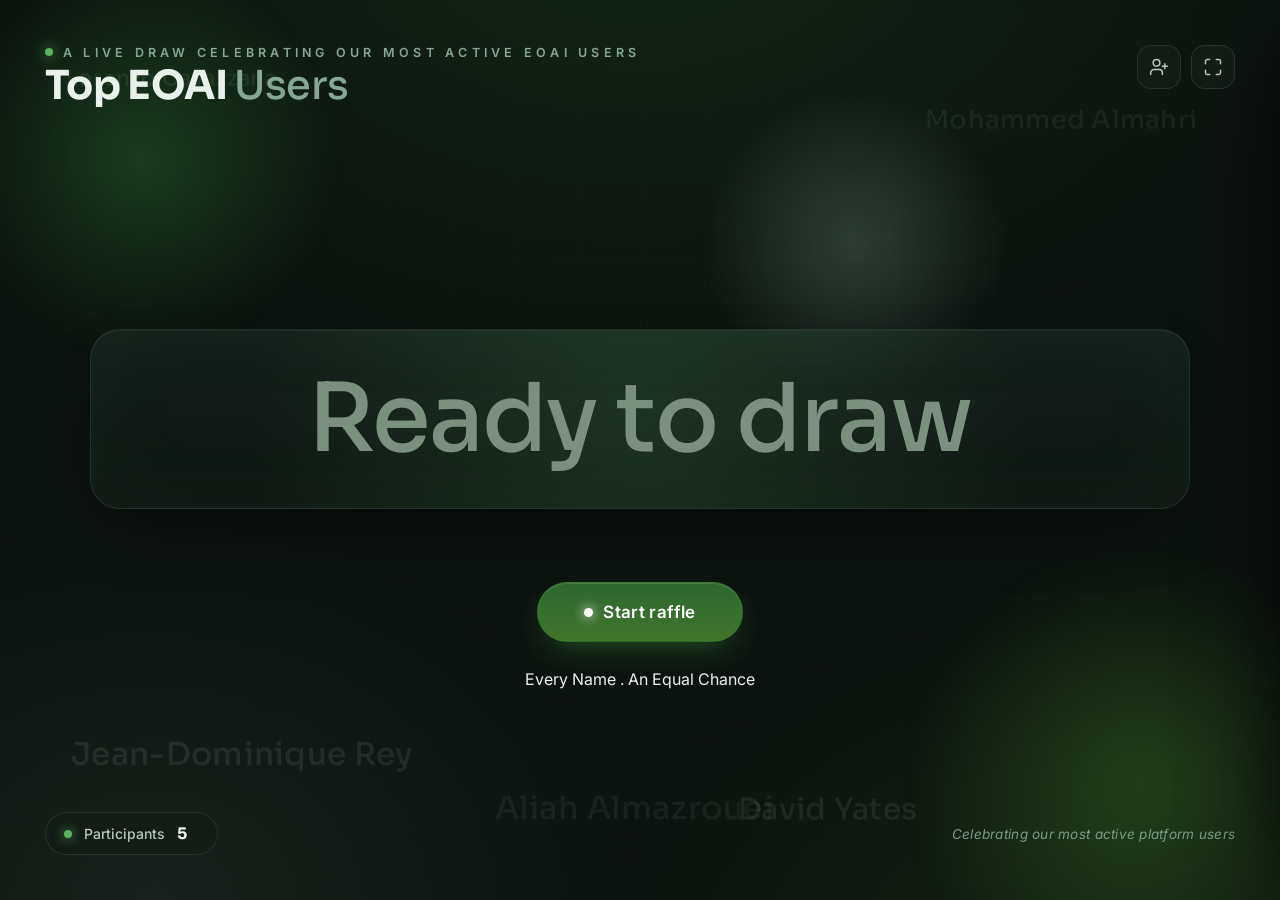
<file: src/index.html>
<!DOCTYPE html>
<html lang="en" data-theme="dark">
<head>
<meta charset="UTF-8" />
<meta name="viewport" content="width=device-width, initial-scale=1.0, viewport-fit=cover" />
<title>Top Platform Users — Recognition Raffle</title>
<link rel="preconnect" href="https://fonts.googleapis.com">
<link rel="preconnect" href="https://fonts.gstatic.com" crossorigin>
<link href="https://fonts.googleapis.com/css2?family=Sora:wght@400;500;600;700;800&family=Inter:wght@400;500;600&display=swap" rel="stylesheet">
<link rel="stylesheet" href="raffle.css?v=20260925-loop-restored-1" />
</head>
<body class="is-idle">

  <div class="grid-veil" aria-hidden="true"></div>
  <div class="orb a" aria-hidden="true"></div>
  <div class="orb b" aria-hidden="true"></div>
  <div class="orb c" aria-hidden="true"></div>
  <div id="bgNames" aria-hidden="true"></div>
  <canvas id="fx" aria-hidden="true"></canvas>

  <main class="stage">
    <!-- Header -->
    <header class="top">
      <div class="brand">
        <span class="kicker"><span class="dot"></span> A live draw celebrating our most active EOAI users</span>
        <h1>Top EOAI <span>Users</span></h1>
      </div>
      <div class="controls">
        <button class="icon-btn" id="manageBtn" title="Manage participants" aria-label="Manage participants">
          <svg viewBox="0 0 24 24" fill="none" stroke="currentColor" stroke-width="1.8" stroke-linecap="round" stroke-linejoin="round"><path d="M16 21v-2a4 4 0 0 0-4-4H6a4 4 0 0 0-4 4v2"/><circle cx="9" cy="7" r="4"/><path d="M19 8v6M22 11h-6"/></svg>
        </button>
        <button class="icon-btn" id="fsBtn" title="Presentation mode" aria-label="Toggle presentation mode">
          <svg viewBox="0 0 24 24" fill="none" stroke="currentColor" stroke-width="1.8" stroke-linecap="round" stroke-linejoin="round"><path d="M8 3H5a2 2 0 0 0-2 2v3M21 8V5a2 2 0 0 0-2-2h-3M3 16v3a2 2 0 0 0 2 2h3M16 21h3a2 2 0 0 0 2-2v-3"/></svg>
        </button>
      </div>
    </header>

    <!-- Centre -->
    <section class="center">
      <div class="congrats" aria-hidden="true">
        <span class="trophy">🏆</span>
        <span class="label">Congratulations!</span>
      </div>

      <div class="name-wrap">
        <div class="name placeholder" id="name" role="status" aria-live="polite">Ready to draw</div>
      </div>

      <div class="winner-tag" aria-hidden="true">Top Platform User Raffle Winner</div>

      <div class="actions" id="actions">
        <button class="btn primary big" id="startBtn"><span class="spark"></span> Start raffle</button>
      </div>
               <span class="sub">Every Name . An Equal Chance </span>

      <div class="mode-row">
        <div class="switch" id="excludeSwitch" role="switch" aria-checked="false" tabindex="0">
          <span class="track" aria-hidden="true"></span>
          Exclude previous winners from the next draw
        </div>
      </div>
    </section>

    <!-- Footer -->
    <footer class="bottom">
      <div class="count-pill">
        <span class="live" aria-hidden="true"></span>
        Participants <b id="countNum">0</b>
        <span id="poolNote" style="color:var(--muted);font-size:12.5px"></span>
      </div>
      <div class="tagline">Celebrating our most active platform users</div>
    </footer>
  </main>

  <!-- Manage participants panel -->
  <div class="scrim" id="scrim"></div>
  <aside class="panel" id="panel" aria-label="Manage participants">
    <div class="panel-head">
      <div>
        <h2>Participants</h2>
        <p>Add or remove names for this session.</p>
      </div>
      <button class="icon-btn" id="closePanel" aria-label="Close">
        <svg viewBox="0 0 24 24" fill="none" stroke="currentColor" stroke-width="2" stroke-linecap="round"><path d="M18 6 6 18M6 6l12 12"/></svg>
      </button>
    </div>
    <div class="panel-add">
      <input class="field" id="nameInput" placeholder="Add a participant name…" maxlength="48" />
      <button class="add-btn" id="addBtn" aria-label="Add participant">+</button>
    </div>
    <div class="list" id="list"></div>
    <div class="panel-foot">
      <button class="btn ghost" id="resetListBtn">Restore original list</button>
    </div>
  </aside>

<script src="raffle.js?v=20260925-loop-restored-1"></script>
</body>
</html>
</file>
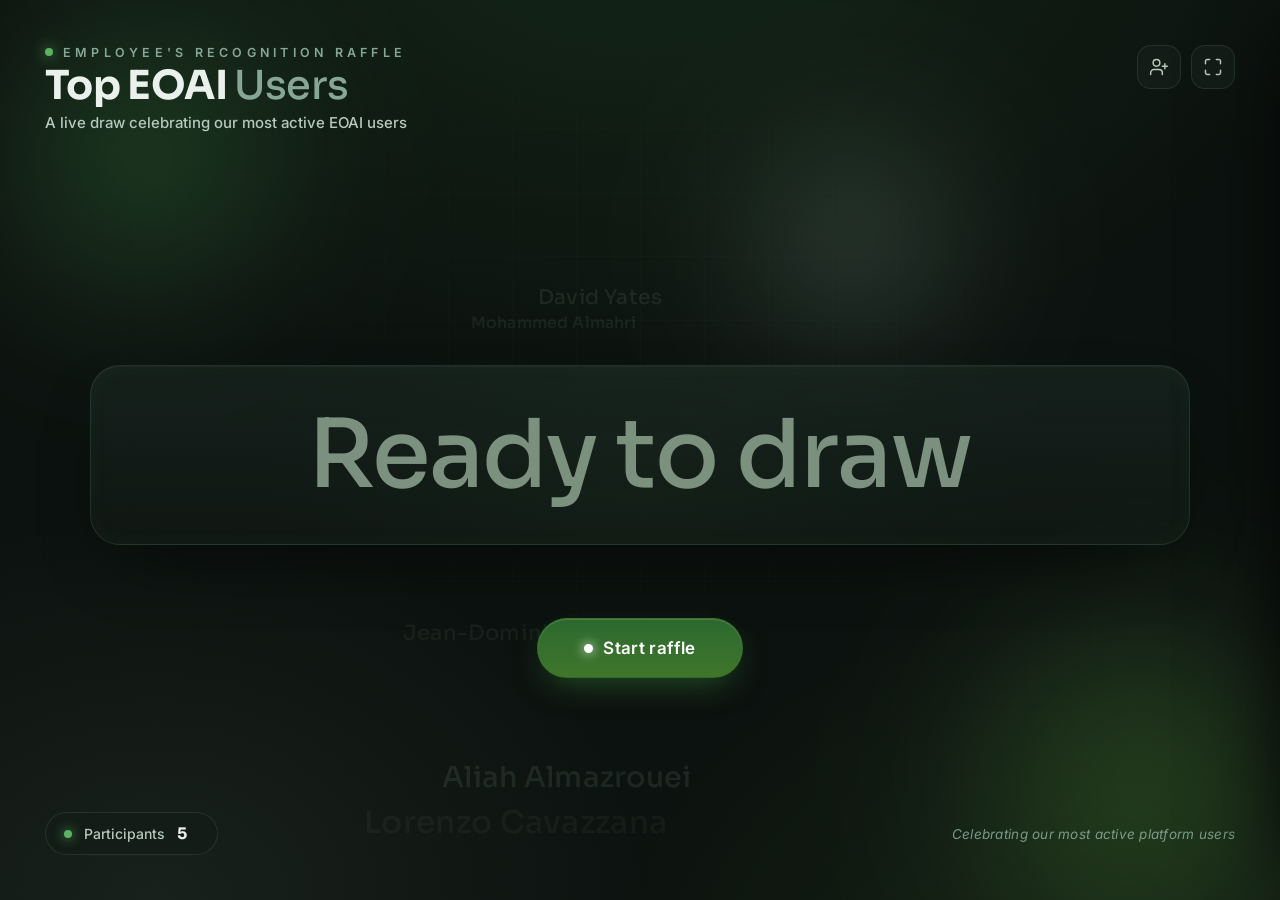
<file: raffle.html>
<!DOCTYPE html>
<html lang="en" data-theme="dark">
<head>
<meta charset="UTF-8" />
<meta name="viewport" content="width=device-width, initial-scale=1.0, viewport-fit=cover" />
<title>Top Platform Users — Recognition Raffle</title>
<link rel="preconnect" href="https://fonts.googleapis.com">
<link rel="preconnect" href="https://fonts.gstatic.com" crossorigin>
<link href="https://fonts.googleapis.com/css2?family=Sora:wght@400;500;600;700;800&family=Inter:wght@400;500;600&display=swap" rel="stylesheet">
<link rel="stylesheet" href="raffle.css?v=20260922-1" />
</head>
<body class="is-idle">

  <div class="grid-veil" aria-hidden="true"></div>
  <div class="orb a" aria-hidden="true"></div>
  <div class="orb b" aria-hidden="true"></div>
  <div class="orb c" aria-hidden="true"></div>
  <div id="bgNames" aria-hidden="true"></div>
  <canvas id="fx" aria-hidden="true"></canvas>

  <main class="stage">
    <!-- Header -->
    <header class="top">
      <div class="brand">
        <span class="kicker"><span class="dot"></span> Employee's Recognition Raffle</span>
        <h1>Top EOAI <span>Users</span></h1>
        <span class="sub">A live draw celebrating our most active EOAI users</span>
      </div>
      <div class="controls">
        <button class="icon-btn" id="manageBtn" title="Manage participants" aria-label="Manage participants">
          <svg viewBox="0 0 24 24" fill="none" stroke="currentColor" stroke-width="1.8" stroke-linecap="round" stroke-linejoin="round"><path d="M16 21v-2a4 4 0 0 0-4-4H6a4 4 0 0 0-4 4v2"/><circle cx="9" cy="7" r="4"/><path d="M19 8v6M22 11h-6"/></svg>
        </button>
        <button class="icon-btn" id="fsBtn" title="Presentation mode" aria-label="Toggle presentation mode">
          <svg viewBox="0 0 24 24" fill="none" stroke="currentColor" stroke-width="1.8" stroke-linecap="round" stroke-linejoin="round"><path d="M8 3H5a2 2 0 0 0-2 2v3M21 8V5a2 2 0 0 0-2-2h-3M3 16v3a2 2 0 0 0 2 2h3M16 21h3a2 2 0 0 0 2-2v-3"/></svg>
        </button>
      </div>
    </header>

    <!-- Centre -->
    <section class="center">
      <div class="congrats" aria-hidden="true">
        <span class="trophy">🏆</span>
        <span class="label">Congratulations!</span>
      </div>

      <div class="name-wrap">
        <div class="name placeholder" id="name" role="status" aria-live="polite">Ready to draw</div>
      </div>

      <div class="winner-tag" aria-hidden="true">Top Platform User Raffle Winner</div>

      <div class="actions" id="actions">
        <button class="btn primary big" id="startBtn"><span class="spark"></span> Start raffle</button>
      </div>

      <div class="mode-row">
        <div class="switch" id="excludeSwitch" role="switch" aria-checked="false" tabindex="0">
          <span class="track" aria-hidden="true"></span>
          Exclude previous winners from the next draw
        </div>
      </div>
    </section>

    <!-- Footer -->
    <footer class="bottom">
      <div class="count-pill">
        <span class="live" aria-hidden="true"></span>
        Participants <b id="countNum">0</b>
        <span id="poolNote" style="color:var(--muted);font-size:12.5px"></span>
      </div>
      <div class="tagline">Celebrating our most active platform users</div>
    </footer>
  </main>

  <!-- Manage participants panel -->
  <div class="scrim" id="scrim"></div>
  <aside class="panel" id="panel" aria-label="Manage participants">
    <div class="panel-head">
      <div>
        <h2>Participants</h2>
        <p>Add or remove names for this session.</p>
      </div>
      <button class="icon-btn" id="closePanel" aria-label="Close">
        <svg viewBox="0 0 24 24" fill="none" stroke="currentColor" stroke-width="2" stroke-linecap="round"><path d="M18 6 6 18M6 6l12 12"/></svg>
      </button>
    </div>
    <div class="panel-add">
      <input class="field" id="nameInput" placeholder="Add a participant name…" maxlength="48" />
      <button class="add-btn" id="addBtn" aria-label="Add participant">+</button>
    </div>
    <div class="list" id="list"></div>
    <div class="panel-foot">
      <button class="btn ghost" id="resetListBtn">Restore original list</button>
    </div>
  </aside>

<script src="raffle.js?v=20260922-1"></script>
</body>
</html>
</file>
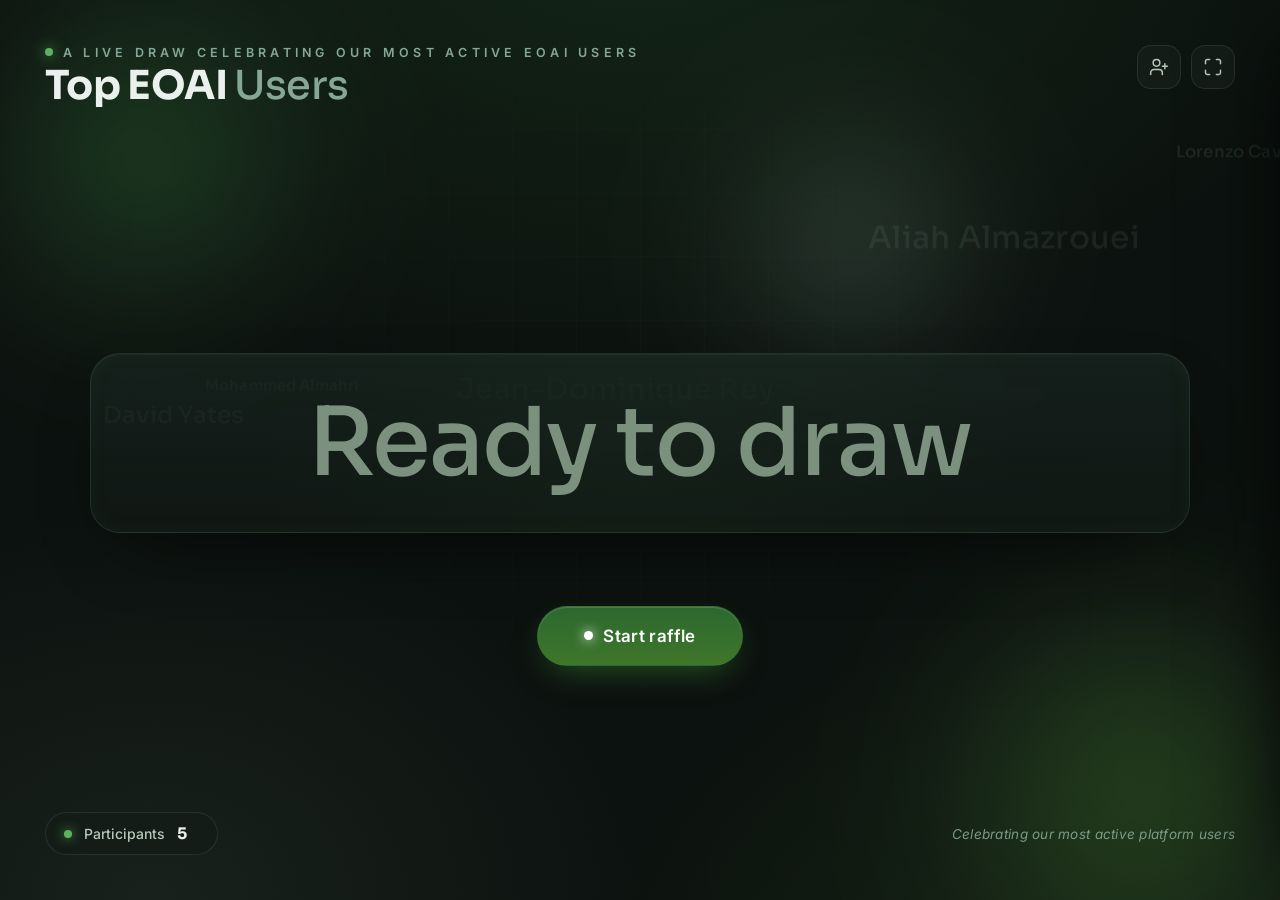
<file: root/raffle.html>
<!DOCTYPE html>
<html lang="en" data-theme="dark">
<head>
<meta charset="UTF-8" />
<meta name="viewport" content="width=device-width, initial-scale=1.0, viewport-fit=cover" />
<title>Top Platform Users — Recognition Raffle</title>
<link rel="preconnect" href="https://fonts.googleapis.com">
<link rel="preconnect" href="https://fonts.gstatic.com" crossorigin>
<link href="https://fonts.googleapis.com/css2?family=Sora:wght@400;500;600;700;800&family=Inter:wght@400;500;600&display=swap" rel="stylesheet">
<link rel="stylesheet" href="raffle.css?v=20260922-1" />
</head>
<body class="is-idle">

  <div class="grid-veil" aria-hidden="true"></div>
  <div class="orb a" aria-hidden="true"></div>
  <div class="orb b" aria-hidden="true"></div>
  <div class="orb c" aria-hidden="true"></div>
  <div id="bgNames" aria-hidden="true"></div>
  <canvas id="fx" aria-hidden="true"></canvas>

  <main class="stage">
    <!-- Header -->
    <header class="top">
      <div class="brand">
        <span class="kicker"><span class="dot"></span> A live draw celebrating our most active EOAI users</span>
        <h1>Top EOAI <span>Users</span></h1>
        <!-- <span class="sub">A live draw celebrating our most active EOAI users</span> -->
      </div>
      <div class="controls">
        <button class="icon-btn" id="manageBtn" title="Manage participants" aria-label="Manage participants">
          <svg viewBox="0 0 24 24" fill="none" stroke="currentColor" stroke-width="1.8" stroke-linecap="round" stroke-linejoin="round"><path d="M16 21v-2a4 4 0 0 0-4-4H6a4 4 0 0 0-4 4v2"/><circle cx="9" cy="7" r="4"/><path d="M19 8v6M22 11h-6"/></svg>
        </button>
        <button class="icon-btn" id="fsBtn" title="Presentation mode" aria-label="Toggle presentation mode">
          <svg viewBox="0 0 24 24" fill="none" stroke="currentColor" stroke-width="1.8" stroke-linecap="round" stroke-linejoin="round"><path d="M8 3H5a2 2 0 0 0-2 2v3M21 8V5a2 2 0 0 0-2-2h-3M3 16v3a2 2 0 0 0 2 2h3M16 21h3a2 2 0 0 0 2-2v-3"/></svg>
        </button>
      </div>
    </header>

    <!-- Centre -->
    <section class="center">
      <div class="congrats" aria-hidden="true">
        <span class="trophy">🏆</span>
        <span class="label">Congratulations!</span>
      </div>

      <div class="name-wrap">
        <div class="name placeholder" id="name" role="status" aria-live="polite">Ready to draw</div>
      </div>

      <div class="winner-tag" aria-hidden="true">Top Platform User Raffle Winner</div>

      <div class="actions" id="actions">
        <button class="btn primary big" id="startBtn"><span class="spark"></span> Start raffle</button>
      </div>

      <div class="mode-row">
        <div class="switch" id="excludeSwitch" role="switch" aria-checked="false" tabindex="0">
          <span class="track" aria-hidden="true"></span>
          Exclude previous winners from the next draw
        </div>
      </div>
    </section>

    <!-- Footer -->
    <footer class="bottom">
      <div class="count-pill">
        <span class="live" aria-hidden="true"></span>
        Participants <b id="countNum">0</b>
        <span id="poolNote" style="color:var(--muted);font-size:12.5px"></span>
      </div>
      <div class="tagline">Celebrating our most active platform users</div>
    </footer>
  </main>

  <!-- Manage participants panel -->
  <div class="scrim" id="scrim"></div>
  <aside class="panel" id="panel" aria-label="Manage participants">
    <div class="panel-head">
      <div>
        <h2>Participants</h2>
        <p>Add or remove names for this session.</p>
      </div>
      <button class="icon-btn" id="closePanel" aria-label="Close">
        <svg viewBox="0 0 24 24" fill="none" stroke="currentColor" stroke-width="2" stroke-linecap="round"><path d="M18 6 6 18M6 6l12 12"/></svg>
      </button>
    </div>
    <div class="panel-add">
      <input class="field" id="nameInput" placeholder="Add a participant name…" maxlength="48" />
      <button class="add-btn" id="addBtn" aria-label="Add participant">+</button>
    </div>
    <div class="list" id="list"></div>
    <div class="panel-foot">
      <button class="btn ghost" id="resetListBtn">Restore original list</button>
    </div>
  </aside>

<script src="raffle.js?v=20260922-1"></script>
</body>
</html>
</file>
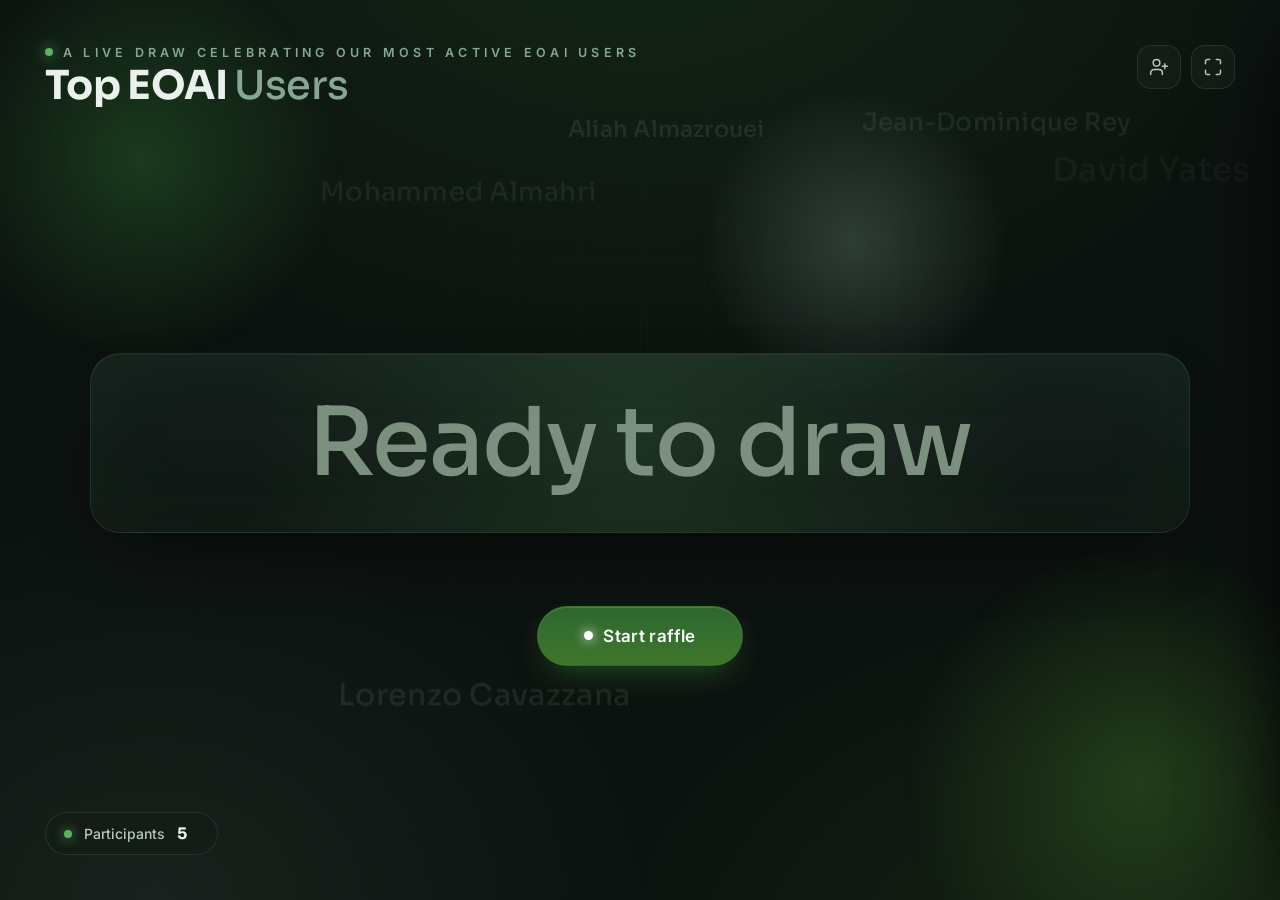
<file: src/raffle.html>
<!DOCTYPE html>
<html lang="en" data-theme="dark">
<head>
<meta charset="UTF-8" />
<meta name="viewport" content="width=device-width, initial-scale=1.0, viewport-fit=cover" />
<title>Top Platform Users — Recognition Raffle</title>
<link rel="preconnect" href="https://fonts.googleapis.com">
<link rel="preconnect" href="https://fonts.gstatic.com" crossorigin>
<link href="https://fonts.googleapis.com/css2?family=Sora:wght@400;500;600;700;800&family=Inter:wght@400;500;600&display=swap" rel="stylesheet">
<link rel="stylesheet" href="raffle.css?v=20260925-loop-restored-1" />
</head>
<body class="is-idle">

  <div class="grid-veil" aria-hidden="true"></div>
  <div class="orb a" aria-hidden="true"></div>
  <div class="orb b" aria-hidden="true"></div>
  <div class="orb c" aria-hidden="true"></div>
  <div id="bgNames" aria-hidden="true"></div>
  <canvas id="fx" aria-hidden="true"></canvas>

  <main class="stage">
    <!-- Header -->
    <header class="top">
      <div class="brand">
        <span class="kicker"><span class="dot"></span> A live draw celebrating our most active EOAI users</span>
        <h1>Top EOAI <span>Users</span></h1>
        <!-- <span class="sub">A live draw celebrating our most active EOAI users</span> -->
      </div>
      <div class="controls">
        <button class="icon-btn" id="manageBtn" title="Manage participants" aria-label="Manage participants">
          <svg viewBox="0 0 24 24" fill="none" stroke="currentColor" stroke-width="1.8" stroke-linecap="round" stroke-linejoin="round"><path d="M16 21v-2a4 4 0 0 0-4-4H6a4 4 0 0 0-4 4v2"/><circle cx="9" cy="7" r="4"/><path d="M19 8v6M22 11h-6"/></svg>
        </button>
        <button class="icon-btn" id="fsBtn" title="Presentation mode" aria-label="Toggle presentation mode">
          <svg viewBox="0 0 24 24" fill="none" stroke="currentColor" stroke-width="1.8" stroke-linecap="round" stroke-linejoin="round"><path d="M8 3H5a2 2 0 0 0-2 2v3M21 8V5a2 2 0 0 0-2-2h-3M3 16v3a2 2 0 0 0 2 2h3M16 21h3a2 2 0 0 0 2-2v-3"/></svg>
        </button>
      </div>
    </header>

    <!-- Centre -->
    <section class="center">
      <div class="congrats" aria-hidden="true">
        <span class="trophy">🏆</span>
        <span class="label">Congratulations!</span>
      </div>

      <div class="name-wrap">
        <div class="name placeholder" id="name" role="status" aria-live="polite">Ready to draw</div>
      </div>

      <div class="winner-tag" aria-hidden="true">Top Platform User Raffle Winner</div>

      <div class="actions" id="actions">
        <button class="btn primary big" id="startBtn"><span class="spark"></span> Start raffle</button>
      </div>

      <div class="mode-row">
        <div class="switch" id="excludeSwitch" role="switch" aria-checked="false" tabindex="0">
          <span class="track" aria-hidden="true"></span>
          Exclude previous winners from the next draw
        </div>
      </div>
    </section>

    <!-- Footer -->
    <footer class="bottom">
      <div class="count-pill">
        <span class="live" aria-hidden="true"></span>
        Participants <b id="countNum">0</b>
        <span id="poolNote" style="color:var(--muted);font-size:12.5px"></span>
      </div>
      <!-- <div class="tagline">Celebrating our most active platform users</div> -->
    </footer>
  </main>

  <!-- Manage participants panel -->
  <div class="scrim" id="scrim"></div>
  <aside class="panel" id="panel" aria-label="Manage participants">
    <div class="panel-head">
      <div>
        <h2>Participants</h2>
        <p>Add or remove names for this session.</p>
      </div>
      <button class="icon-btn" id="closePanel" aria-label="Close">
        <svg viewBox="0 0 24 24" fill="none" stroke="currentColor" stroke-width="2" stroke-linecap="round"><path d="M18 6 6 18M6 6l12 12"/></svg>
      </button>
    </div>
    <div class="panel-add">
      <input class="field" id="nameInput" placeholder="Add a participant name…" maxlength="48" />
      <button class="add-btn" id="addBtn" aria-label="Add participant">+</button>
    </div>
    <div class="list" id="list"></div>
    <div class="panel-foot">
      <button class="btn ghost" id="resetListBtn">Restore original list</button>
    </div>
  </aside>

<script src="raffle.js?v=20260925-loop-restored-1"></script>
</body>
</html>
</file>
<file: src/raffle.css>
/* ============================================================
   DESIGN TOKENS
   ============================================================ */
:root{
  /* Brand */
  --primary:      #2D6930;   /* Accent 1 */
  --sage:         #86A795;   /* Accent 2 */
  --supporting:   #3F762A;   /* Accent 3 */

  /* Derived (lighter/darker variations of brand) */
  --glow:         #5BB35F;   /* lightened primary — glow / emphasis only */
  --glow-soft:    #7FC983;
  --primary-deep: #1E4A21;

  /* Neutral stage */
  --bg:           #0C120F;
  --bg-2:         #0A0F0C;
  --surface:      #131C17;
  --surface-2:    #182420;
  --line:         rgba(134,167,149,.16);
  --line-strong:  rgba(134,167,149,.30);

  /* Text */
  --text:         #EAF1EC;
  --text-2:       #B7C8BC;
  --muted:        #7C907F;

  --radius:       22px;
  --radius-lg:    30px;
  --radius-pill:  999px;

  --ease:         cubic-bezier(.2,.8,.2,1);
  --intensity:    0;   /* 0 → 1, driven by JS during the draw */
}

*{ box-sizing:border-box; margin:0; padding:0; }
html,body{ height:100%; }

body{
  font-family:'Inter',system-ui,-apple-system,'Segoe UI',sans-serif;
  color:var(--text);
  background:
    radial-gradient(1200px 800px at 50% -10%, rgba(45,105,48,.22), transparent 60%),
    radial-gradient(900px 700px at 85% 110%, rgba(63,118,42,.16), transparent 55%),
    radial-gradient(900px 700px at 12% 100%, rgba(134,167,149,.10), transparent 55%),
    var(--bg);
  min-height:100dvh;
  overflow:hidden;
  -webkit-font-smoothing:antialiased;
  text-rendering:optimizeLegibility;
}

/* ============================================================
   AMBIENT LAYERS
   ============================================================ */
.grid-veil{
  position:fixed; inset:0; z-index:0; pointer-events:none;
  background-image:
    linear-gradient(rgba(134,167,149,.05) 1px, transparent 1px),
    linear-gradient(90deg, rgba(134,167,149,.05) 1px, transparent 1px);
  background-size:64px 64px;
  mask-image:radial-gradient(circle at 50% 40%, #000 0%, transparent 72%);
  -webkit-mask-image:radial-gradient(circle at 50% 40%, #000 0%, transparent 72%);
  opacity:.6;
}
.orb{
  position:fixed; border-radius:50%; z-index:0; pointer-events:none;
  opacity:.5;
  will-change:transform;
  animation:drift 26s var(--ease) infinite alternate;
}
.orb.a{ width:440px; height:440px; left:-80px; top:-60px;
  background:radial-gradient(circle, rgba(45,105,48,.9), transparent 65%); }
.orb.b{ width:520px; height:520px; right:-120px; bottom:-140px; animation-duration:32s;
  background:radial-gradient(circle, rgba(63,118,42,.8), transparent 65%); }
.orb.c{ width:340px; height:340px; right:20%; top:8%; animation-duration:38s;
  background:radial-gradient(circle, rgba(134,167,149,.55), transparent 65%); }
@keyframes drift{ to{ transform:translate3d(40px,30px,0) scale(1.12); } }

/* Floating participant names in the background (idle state) */
#bgNames{ position:fixed; inset:0; z-index:1; pointer-events:none; overflow:hidden; }
.bg-name{
  position:absolute; white-space:nowrap;
  font-family:'Sora',sans-serif; font-weight:500;
  color:var(--sage); opacity:0;
  letter-spacing:.01em;
  animation:floatName ease-in-out infinite alternate;
  transition:opacity .8s ease;
  will-change:transform,opacity;
}
@keyframes floatName{
  0%{ transform:translateY(24px); }
  100%{ transform:translateY(-24px); }
}

/* Confetti sits above everything but ignores input */
#fx{ position:fixed; inset:0; z-index:40; pointer-events:none; }

/* ============================================================
   STAGE
   ============================================================ */
.stage{
  position:relative; z-index:10;
  min-height:100dvh;
  display:grid;
  grid-template-rows:auto 1fr auto;
  padding:clamp(20px,3.5vw,46px);
  gap:clamp(12px,2vh,24px);
  transition:filter .5s var(--ease);
}
/* When drawing, background layers dim to focus the centre */
body.is-drawing #bgNames,
body.is-winner  #bgNames{ opacity:.14; }
body.is-drawing .grid-veil,
body.is-drawing .orb{ opacity:.22; }

/* ---- Header ---- */
.top{
  display:flex; align-items:flex-start; justify-content:space-between;
  gap:16px;
}
.brand{ display:flex; flex-direction:column; gap:6px; }
.brand .kicker{
  display:inline-flex; align-items:center; gap:10px;
  font-size:clamp(11px,1.1vw,12.5px); letter-spacing:.34em;
  color:var(--sage); font-weight:600; text-transform:uppercase;
}
.brand .kicker .dot{
  width:8px; height:8px; border-radius:50%;
  background:var(--glow); box-shadow:0 0 14px var(--glow);
}
.brand h1{
  font-family:'Sora',sans-serif; font-weight:700;
  font-size:clamp(22px,3.4vw,40px); line-height:1.02;
  letter-spacing:-.015em;
  color:var(--text);
}
.brand h1 span{ color:var(--sage); font-weight:500; }
.brand .sub{
  font-size:clamp(12.5px,1.3vw,15px); color:var(--text-2); font-weight:500;
}

.controls{ display:flex; gap:10px; }
.icon-btn{
  width:44px; height:44px; display:grid; place-items:center;
  background:var(--surface); border:1px solid var(--line);
  border-radius:14px; color:var(--text-2); cursor:pointer;
  transition:transform .2s var(--ease), border-color .2s, color .2s, background .2s;
}
.icon-btn:hover{ color:var(--text); border-color:var(--line-strong); background:var(--surface-2); transform:translateY(-1px); }
.icon-btn svg{ width:20px; height:20px; }

/* ---- Centre ---- */
.center{
  display:flex; flex-direction:column; align-items:center; justify-content:center;
  text-align:center; gap:clamp(20px,3vh,34px);
  position:relative;
}

/* Congratulations label (winner state) */
.congrats{
  display:flex; flex-direction:column; align-items:center; gap:10px;
  opacity:0; transform:translateY(10px);
  transition:opacity .5s var(--ease) .1s, transform .5s var(--ease) .1s;
  pointer-events:none;
}
body.is-winner .congrats{ opacity:1; transform:none; }
.congrats .trophy{ font-size:clamp(34px,5vw,54px); filter:drop-shadow(0 6px 20px rgba(91,179,95,.5)); }
.congrats .label{
  font-family:'Sora',sans-serif; font-weight:600;
  font-size:clamp(15px,1.7vw,20px); letter-spacing:.02em; color:var(--glow-soft);
}

/* The name slot — the hero of the whole screen */
.name-wrap{
  position:relative;
  width:min(1100px,94vw);
  min-height:clamp(120px,20vh,220px);
  display:grid; place-items:center;
  padding:clamp(18px,3vw,40px) clamp(20px,4vw,56px);
  border-radius:var(--radius-lg);
  background:
    linear-gradient(180deg, rgba(24,36,32,.72), rgba(19,28,23,.55));
  border:1px solid var(--line);
  box-shadow:
    inset 0 1px 0 rgba(255,255,255,.04),
    0 30px 80px -40px rgba(0,0,0,.9);
  transition:border-color .4s var(--ease), box-shadow .4s var(--ease), transform .4s var(--ease);
  overflow:hidden;
}
/* halo that intensifies as the reel progresses */
.name-wrap::before{
  content:""; position:absolute; inset:-2px; border-radius:inherit; pointer-events:none;
  background:radial-gradient(circle at 50% 50%, rgba(91,179,95,.44), transparent 70%);
  opacity:calc(.35 + .65*var(--intensity));
  transition:opacity .2s linear;
}
.name-wrap::after{
  content:""; position:absolute; inset:0; border-radius:inherit; pointer-events:none;
  box-shadow:0 0 90px rgba(91,179,95,.4) inset;
  opacity:calc(.12 + .88*var(--intensity));
  transition:opacity .2s linear;
}
body.is-winner .name-wrap{
  border-color:rgba(91,179,95,.55);
  box-shadow:
    inset 0 1px 0 rgba(255,255,255,.06),
    0 0 0 1px rgba(91,179,95,.25),
    0 40px 120px -40px rgba(45,105,48,.8),
    0 0 90px rgba(91,179,95,.35);

}
body.is-winner .name-wrap::after{ animation:winnerPulse 2.6s var(--ease) infinite; }
@keyframes winnerPulse{
  0%,100%{ opacity:.55; }
  50%{ opacity:1; }
}

.name{
  font-family:'Sora',sans-serif; font-weight:700;
  font-size:clamp(34px,7.4vw,96px); line-height:1.02;
  letter-spacing:-.02em;
  color:var(--text);
  word-break:break-word;
  position:relative;
}
body.is-winner .name{
  color:#fff;
  text-shadow:0 0 40px rgba(91,179,95,.55), 0 0 90px rgba(45,105,48,.4);
  animation:winnerIn .7s var(--ease);
}
@keyframes winnerIn{
  0%{ transform:scale(.7); opacity:0; }
  60%{ transform:scale(1.06); opacity:1; }
  100%{ transform:scale(1); }
}
.name.placeholder{ color:var(--muted); font-weight:500; }

.winner-tag{
  font-size:clamp(12px,1.4vw,15.5px); color:var(--sage); font-weight:600;
  letter-spacing:.16em; text-transform:uppercase;
  opacity:0; transform:translateY(8px);
  transition:opacity .5s var(--ease) .25s, transform .5s var(--ease) .25s;
}
body.is-winner .winner-tag{ opacity:1; transform:none; }

/* ---- Actions ---- */
.actions{ display:flex; flex-wrap:wrap; gap:14px; align-items:center; justify-content:center; min-height:58px; }
.btn{
  font-family:'Inter',sans-serif; font-weight:600; font-size:15.5px;
  border-radius:var(--radius-pill); cursor:pointer;
  border:1px solid transparent; padding:16px 34px;
  display:inline-flex; align-items:center; gap:10px;
  transition:transform .2s var(--ease), box-shadow .3s var(--ease), background .25s, border-color .25s, color .25s, opacity .3s;
}
.btn:focus-visible{ outline:2px solid var(--glow); outline-offset:3px; }
.btn.primary{
  color:#fff;
  background:linear-gradient(180deg, var(--primary), var(--supporting));
  box-shadow:0 12px 34px -12px rgba(45,105,48,.9), inset 0 1px 0 rgba(255,255,255,.14);
  letter-spacing:.02em;
}
.btn.primary:hover{ transform:translateY(-2px); box-shadow:0 20px 44px -14px rgba(45,105,48,1), 0 0 0 1px rgba(91,179,95,.4) inset; }
.btn.primary:active{ transform:translateY(0); }
.btn.ghost{
  color:var(--text); background:var(--surface); border-color:var(--line-strong);
}
.btn.ghost:hover{ background:var(--surface-2); border-color:var(--sage); transform:translateY(-2px); }
.btn.big{ font-size:17px; padding:19px 46px; }
.btn[disabled]{ opacity:.4; cursor:not-allowed; transform:none !important; }
.btn .spark{ width:9px; height:9px; border-radius:50%; background:#fff; box-shadow:0 0 12px #fff; }

.hint{ color:var(--muted); font-size:13px; }

/* ---- Footer ---- */
.bottom{
  display:flex; align-items:center; justify-content:space-between; gap:16px;
  flex-wrap:wrap;
}
.count-pill{
  display:inline-flex; align-items:center; gap:12px;
  background:var(--surface); border:1px solid var(--line);
  border-radius:var(--radius-pill); padding:10px 18px;
  font-size:14px; color:var(--text-2); font-weight:500;
}
.count-pill b{ color:var(--text); font-family:'Sora',sans-serif; font-weight:700; font-size:16px; }
.count-pill .live{
  width:8px; height:8px; border-radius:50%; background:var(--glow);
  box-shadow:0 0 12px var(--glow); animation:blink 2.4s ease-in-out infinite;
}
@keyframes blink{ 50%{ opacity:.35; } }
.tagline{ color:var(--sage); font-size:13.5px; letter-spacing:.02em; font-style:italic; opacity:.9; }

/* Draw-again mode toggle (shown on winner screen) */
.mode-row{
  display:flex; align-items:center; gap:12px; flex-wrap:wrap; justify-content:center;
  opacity:0; height:0; overflow:hidden; transition:opacity .4s var(--ease);
}
body.is-winner .mode-row{ opacity:1; height:auto; }
.switch{
  display:inline-flex; align-items:center; gap:10px; cursor:pointer;
  background:var(--surface); border:1px solid var(--line);
  padding:10px 16px; border-radius:var(--radius-pill);
  color:var(--text-2); font-size:13.5px; font-weight:500; user-select:none;
  transition:border-color .2s, color .2s;
}
.switch:hover{ border-color:var(--line-strong); color:var(--text); }
.track{ width:40px; height:22px; border-radius:999px; background:var(--surface-2); border:1px solid var(--line-strong); position:relative; transition:background .25s, border-color .25s; flex:none; }
.track::after{ content:""; position:absolute; top:2px; left:2px; width:16px; height:16px; border-radius:50%; background:var(--muted); transition:transform .25s var(--ease), background .25s; }
.switch.on .track{ background:linear-gradient(180deg,var(--primary),var(--supporting)); border-color:transparent; }
.switch.on .track::after{ transform:translateX(18px); background:#fff; }
.switch.on{ color:var(--text); }

/* ============================================================
   MANAGE PANEL
   ============================================================ */
.scrim{
  position:fixed; inset:0; z-index:50; background:rgba(6,10,8,.6);
  backdrop-filter:blur(6px); -webkit-backdrop-filter:blur(6px);
  opacity:0; visibility:hidden; transition:opacity .3s, visibility .3s;
}
.scrim.open{ opacity:1; visibility:visible; }
.panel{
  position:fixed; top:0; right:0; z-index:51; height:100dvh;
  width:min(420px,92vw);
  background:linear-gradient(180deg,var(--surface),var(--bg-2));
  border-left:1px solid var(--line-strong);
  transform:translateX(100%); transition:transform .38s var(--ease);
  display:flex; flex-direction:column;
  box-shadow:-30px 0 80px -40px rgba(0,0,0,.9);
}
.panel.open{ transform:none; }
.panel-head{ padding:24px 24px 16px; border-bottom:1px solid var(--line); display:flex; align-items:center; justify-content:space-between; }
.panel-head h2{ font-family:'Sora',sans-serif; font-size:19px; font-weight:600; }
.panel-head p{ color:var(--muted); font-size:12.5px; margin-top:4px; }
.panel-add{ padding:18px 24px; display:flex; gap:10px; border-bottom:1px solid var(--line); }
.field{
  flex:1; background:var(--bg); border:1px solid var(--line-strong); border-radius:12px;
  padding:13px 15px; color:var(--text); font-size:14.5px; font-family:inherit;
}
.field:focus{ outline:none; border-color:var(--sage); box-shadow:0 0 0 3px rgba(134,167,149,.15); }
.add-btn{ background:linear-gradient(180deg,var(--primary),var(--supporting)); color:#fff; border:none; border-radius:12px; width:48px; font-size:22px; cursor:pointer; transition:transform .15s; }
.add-btn:hover{ transform:translateY(-1px); }
.list{ flex:1; overflow-y:auto; padding:12px 16px 24px; }
.row{
  display:flex; align-items:center; gap:12px; padding:12px 14px; border-radius:14px;
  transition:background .2s;
}
.row:hover{ background:var(--surface-2); }
.row .idx{ font-family:'Sora',sans-serif; font-size:12px; color:var(--muted); width:26px; }
.row .nm{ flex:1; font-size:15px; color:var(--text); }
.row .won{ font-size:10.5px; letter-spacing:.12em; text-transform:uppercase; color:var(--glow); border:1px solid rgba(91,179,95,.4); border-radius:999px; padding:3px 8px; }
.row .del{ background:none; border:none; color:var(--muted); cursor:pointer; font-size:18px; line-height:1; padding:6px; border-radius:8px; transition:color .2s, background .2s; }
.row .del:hover{ color:#ff8a8a; background:rgba(255,138,138,.1); }
.panel-foot{ padding:16px 24px; border-top:1px solid var(--line); display:flex; gap:10px; }
.panel-foot .btn{ padding:13px 20px; font-size:14px; flex:1; justify-content:center; }
.empty-note{ text-align:center; color:var(--muted); font-size:14px; padding:40px 20px; }

/* ============================================================
   RESPONSIVE
   ============================================================ */
@media (max-width:640px){
  .brand .kicker{ letter-spacing:.24em; }
  .actions .btn.big{ width:100%; justify-content:center; }
  .bottom{ justify-content:center; }
  .tagline{ width:100%; text-align:center; }
}

/* ============================================================
   REDUCED MOTION
   ============================================================ */
html.is-hidden *, html.is-hidden *::before, html.is-hidden *::after{
  animation-play-state:paused !important;
}
@media (prefers-reduced-motion:reduce){
  *, *::before, *::after{
    animation:none !important;
    transition:none !important;
    scroll-behavior:auto !important;
  }
}
</file>
<file: raffle.css>
/* ============================================================
   DESIGN TOKENS
   ============================================================ */
:root{
  /* Brand */
  --primary:      #2D6930;   /* Accent 1 */
  --sage:         #86A795;   /* Accent 2 */
  --supporting:   #3F762A;   /* Accent 3 */

  /* Derived (lighter/darker variations of brand) */
  --glow:         #5BB35F;   /* lightened primary — glow / emphasis only */
  --glow-soft:    #7FC983;
  --primary-deep: #1E4A21;

  /* Neutral stage */
  --bg:           #0C120F;
  --bg-2:         #0A0F0C;
  --surface:      #131C17;
  --surface-2:    #182420;
  --line:         rgba(134,167,149,.16);
  --line-strong:  rgba(134,167,149,.30);

  /* Text */
  --text:         #EAF1EC;
  --text-2:       #B7C8BC;
  --muted:        #7C907F;

  --radius:       22px;
  --radius-lg:    30px;
  --radius-pill:  999px;

  --ease:         cubic-bezier(.2,.8,.2,1);
  --intensity:    0;   /* 0 → 1, driven by JS during the draw */
}

*{ box-sizing:border-box; margin:0; padding:0; }
html,body{ height:100%; }

body{
  font-family:'Inter',system-ui,-apple-system,'Segoe UI',sans-serif;
  color:var(--text);
  background:
    radial-gradient(1200px 800px at 50% -10%, rgba(45,105,48,.22), transparent 60%),
    radial-gradient(900px 700px at 85% 110%, rgba(63,118,42,.16), transparent 55%),
    radial-gradient(900px 700px at 12% 100%, rgba(134,167,149,.10), transparent 55%),
    var(--bg);
  min-height:100dvh;
  overflow:hidden;
  -webkit-font-smoothing:antialiased;
  text-rendering:optimizeLegibility;
}

/* ============================================================
   AMBIENT LAYERS
   ============================================================ */
.grid-veil{
  position:fixed; inset:0; z-index:0; pointer-events:none;
  background-image:
    linear-gradient(rgba(134,167,149,.05) 1px, transparent 1px),
    linear-gradient(90deg, rgba(134,167,149,.05) 1px, transparent 1px);
  background-size:64px 64px;
  mask-image:radial-gradient(circle at 50% 40%, #000 0%, transparent 72%);
  -webkit-mask-image:radial-gradient(circle at 50% 40%, #000 0%, transparent 72%);
  opacity:.6;
}
.orb{
  position:fixed; border-radius:50%; z-index:0; pointer-events:none;
  filter:blur(60px); opacity:.5; mix-blend-mode:screen;
  animation:drift 26s var(--ease) infinite alternate;
}
.orb.a{ width:440px; height:440px; left:-80px; top:-60px;
  background:radial-gradient(circle, rgba(45,105,48,.9), transparent 65%); }
.orb.b{ width:520px; height:520px; right:-120px; bottom:-140px; animation-duration:32s;
  background:radial-gradient(circle, rgba(63,118,42,.8), transparent 65%); }
.orb.c{ width:340px; height:340px; right:20%; top:8%; animation-duration:38s;
  background:radial-gradient(circle, rgba(134,167,149,.55), transparent 65%); }
@keyframes drift{ to{ transform:translate3d(40px,30px,0) scale(1.12); } }

/* Floating participant names in the background (idle state) */
#bgNames{ position:fixed; inset:0; z-index:1; pointer-events:none; overflow:hidden; }
.bg-name{
  position:absolute; white-space:nowrap;
  font-family:'Sora',sans-serif; font-weight:500;
  color:var(--sage); opacity:0;
  letter-spacing:.01em;
  animation:floatName linear infinite;
  transition:opacity .8s ease;
  will-change:transform,opacity;
}
@keyframes floatName{
  0%{ transform:translateY(24px); }
  100%{ transform:translateY(-24px); }
}

/* Confetti sits above everything but ignores input */
#fx{ position:fixed; inset:0; z-index:40; pointer-events:none; }

/* ============================================================
   STAGE
   ============================================================ */
.stage{
  position:relative; z-index:10;
  min-height:100dvh;
  display:grid;
  grid-template-rows:auto 1fr auto;
  padding:clamp(20px,3.5vw,46px);
  gap:clamp(12px,2vh,24px);
  transition:filter .5s var(--ease);
}
/* When drawing, background layers dim to focus the centre */
body.is-drawing #bgNames,
body.is-winner  #bgNames{ opacity:.14; }
body.is-drawing .grid-veil,
body.is-drawing .orb{ opacity:.22; }

/* ---- Header ---- */
.top{
  display:flex; align-items:flex-start; justify-content:space-between;
  gap:16px;
}
.brand{ display:flex; flex-direction:column; gap:6px; }
.brand .kicker{
  display:inline-flex; align-items:center; gap:10px;
  font-size:clamp(11px,1.1vw,12.5px); letter-spacing:.34em;
  color:var(--sage); font-weight:600; text-transform:uppercase;
}
.brand .kicker .dot{
  width:8px; height:8px; border-radius:50%;
  background:var(--glow); box-shadow:0 0 14px var(--glow);
}
.brand h1{
  font-family:'Sora',sans-serif; font-weight:700;
  font-size:clamp(22px,3.4vw,40px); line-height:1.02;
  letter-spacing:-.015em;
  color:var(--text);
}
.brand h1 span{ color:var(--sage); font-weight:500; }
.brand .sub{
  font-size:clamp(12.5px,1.3vw,15px); color:var(--text-2); font-weight:500;
}

.controls{ display:flex; gap:10px; }
.icon-btn{
  width:44px; height:44px; display:grid; place-items:center;
  background:var(--surface); border:1px solid var(--line);
  border-radius:14px; color:var(--text-2); cursor:pointer;
  transition:transform .2s var(--ease), border-color .2s, color .2s, background .2s;
}
.icon-btn:hover{ color:var(--text); border-color:var(--line-strong); background:var(--surface-2); transform:translateY(-1px); }
.icon-btn svg{ width:20px; height:20px; }

/* ---- Centre ---- */
.center{
  display:flex; flex-direction:column; align-items:center; justify-content:center;
  text-align:center; gap:clamp(20px,3vh,34px);
  position:relative;
}

/* Congratulations label (winner state) */
.congrats{
  display:flex; flex-direction:column; align-items:center; gap:10px;
  opacity:0; transform:translateY(10px);
  transition:opacity .5s var(--ease) .1s, transform .5s var(--ease) .1s;
  pointer-events:none;
}
body.is-winner .congrats{ opacity:1; transform:none; }
.congrats .trophy{ font-size:clamp(34px,5vw,54px); filter:drop-shadow(0 6px 20px rgba(91,179,95,.5)); }
.congrats .label{
  font-family:'Sora',sans-serif; font-weight:600;
  font-size:clamp(15px,1.7vw,20px); letter-spacing:.02em; color:var(--glow-soft);
}

/* The name slot — the hero of the whole screen */
.name-wrap{
  position:relative;
  width:min(1100px,94vw);
  min-height:clamp(120px,20vh,220px);
  display:grid; place-items:center;
  padding:clamp(18px,3vw,40px) clamp(20px,4vw,56px);
  border-radius:var(--radius-lg);
  background:
    linear-gradient(180deg, rgba(24,36,32,.72), rgba(19,28,23,.55));
  border:1px solid var(--line);
  box-shadow:
    inset 0 1px 0 rgba(255,255,255,.04),
    0 30px 80px -40px rgba(0,0,0,.9);
  transition:border-color .4s var(--ease), box-shadow .4s var(--ease), transform .4s var(--ease);
  overflow:hidden;
}
/* halo that intensifies as the reel progresses */
.name-wrap::before{
  content:""; position:absolute; inset:-2px; border-radius:inherit; pointer-events:none;
  background:radial-gradient(circle at 50% 50%, rgba(91,179,95,calc(.10 + .34*var(--intensity))), transparent 70%);
  opacity:calc(.35 + .65*var(--intensity));
  transition:opacity .2s linear;
}
.name-wrap::after{
  content:""; position:absolute; inset:0; border-radius:inherit; pointer-events:none;
  box-shadow:0 0 calc(20px + 70px*var(--intensity)) rgba(91,179,95,calc(.05 + .35*var(--intensity))) inset;
  transition:box-shadow .2s linear;
}
body.is-winner .name-wrap{
  border-color:rgba(91,179,95,.55);
  box-shadow:
    inset 0 1px 0 rgba(255,255,255,.06),
    0 0 0 1px rgba(91,179,95,.25),
    0 40px 120px -40px rgba(45,105,48,.8),
    0 0 90px rgba(91,179,95,.35);
  animation:winnerPulse 2.6s var(--ease) infinite;
}
@keyframes winnerPulse{
  0%,100%{ box-shadow:inset 0 1px 0 rgba(255,255,255,.06),0 0 0 1px rgba(91,179,95,.25),0 40px 120px -40px rgba(45,105,48,.8),0 0 70px rgba(91,179,95,.28); }
  50%{ box-shadow:inset 0 1px 0 rgba(255,255,255,.06),0 0 0 1px rgba(91,179,95,.4),0 40px 120px -40px rgba(45,105,48,.9),0 0 110px rgba(91,179,95,.45); }
}

.name{
  font-family:'Sora',sans-serif; font-weight:700;
  font-size:clamp(34px,7.4vw,96px); line-height:1.02;
  letter-spacing:-.02em;
  color:var(--text);
  word-break:break-word;
  transition:transform .12s ease, filter .12s ease;
}
.name.cycle{ animation:tick .12s ease-out; }
@keyframes tick{ from{ transform:scale(.985); filter:blur(.4px);} to{ transform:none; filter:none;} }
body.is-winner .name{
  color:#fff;
  text-shadow:0 0 40px rgba(91,179,95,.55), 0 0 90px rgba(45,105,48,.4);
  animation:winnerIn .7s var(--ease);
}
@keyframes winnerIn{
  0%{ transform:scale(.7); opacity:0; filter:blur(6px); }
  60%{ transform:scale(1.06); opacity:1; filter:blur(0); }
  100%{ transform:scale(1); }
}
.name.placeholder{ color:var(--muted); font-weight:500; }

.winner-tag{
  font-size:clamp(12px,1.4vw,15.5px); color:var(--sage); font-weight:600;
  letter-spacing:.16em; text-transform:uppercase;
  opacity:0; transform:translateY(8px);
  transition:opacity .5s var(--ease) .25s, transform .5s var(--ease) .25s;
}
body.is-winner .winner-tag{ opacity:1; transform:none; }

/* ---- Actions ---- */
.actions{ display:flex; flex-wrap:wrap; gap:14px; align-items:center; justify-content:center; min-height:58px; }
.btn{
  font-family:'Inter',sans-serif; font-weight:600; font-size:15.5px;
  border-radius:var(--radius-pill); cursor:pointer;
  border:1px solid transparent; padding:16px 34px;
  display:inline-flex; align-items:center; gap:10px;
  transition:transform .2s var(--ease), box-shadow .3s var(--ease), background .25s, border-color .25s, color .25s, opacity .3s;
}
.btn:focus-visible{ outline:2px solid var(--glow); outline-offset:3px; }
.btn.primary{
  color:#fff;
  background:linear-gradient(180deg, var(--primary), var(--supporting));
  box-shadow:0 12px 34px -12px rgba(45,105,48,.9), inset 0 1px 0 rgba(255,255,255,.14);
  letter-spacing:.02em;
}
.btn.primary:hover{ transform:translateY(-2px); box-shadow:0 20px 44px -14px rgba(45,105,48,1), 0 0 0 1px rgba(91,179,95,.4) inset; }
.btn.primary:active{ transform:translateY(0); }
.btn.ghost{
  color:var(--text); background:var(--surface); border-color:var(--line-strong);
}
.btn.ghost:hover{ background:var(--surface-2); border-color:var(--sage); transform:translateY(-2px); }
.btn.big{ font-size:17px; padding:19px 46px; }
.btn[disabled]{ opacity:.4; cursor:not-allowed; transform:none !important; }
.btn .spark{ width:9px; height:9px; border-radius:50%; background:#fff; box-shadow:0 0 12px #fff; }

.hint{ color:var(--muted); font-size:13px; }

/* ---- Footer ---- */
.bottom{
  display:flex; align-items:center; justify-content:space-between; gap:16px;
  flex-wrap:wrap;
}
.count-pill{
  display:inline-flex; align-items:center; gap:12px;
  background:var(--surface); border:1px solid var(--line);
  border-radius:var(--radius-pill); padding:10px 18px;
  font-size:14px; color:var(--text-2); font-weight:500;
}
.count-pill b{ color:var(--text); font-family:'Sora',sans-serif; font-weight:700; font-size:16px; }
.count-pill .live{
  width:8px; height:8px; border-radius:50%; background:var(--glow);
  box-shadow:0 0 12px var(--glow); animation:blink 2.4s ease-in-out infinite;
}
@keyframes blink{ 50%{ opacity:.35; } }
.tagline{ color:var(--sage); font-size:13.5px; letter-spacing:.02em; font-style:italic; opacity:.9; }

/* Draw-again mode toggle (shown on winner screen) */
.mode-row{
  display:flex; align-items:center; gap:12px; flex-wrap:wrap; justify-content:center;
  opacity:0; height:0; overflow:hidden; transition:opacity .4s var(--ease);
}
body.is-winner .mode-row{ opacity:1; height:auto; }
.switch{
  display:inline-flex; align-items:center; gap:10px; cursor:pointer;
  background:var(--surface); border:1px solid var(--line);
  padding:10px 16px; border-radius:var(--radius-pill);
  color:var(--text-2); font-size:13.5px; font-weight:500; user-select:none;
  transition:border-color .2s, color .2s;
}
.switch:hover{ border-color:var(--line-strong); color:var(--text); }
.track{ width:40px; height:22px; border-radius:999px; background:var(--surface-2); border:1px solid var(--line-strong); position:relative; transition:background .25s, border-color .25s; flex:none; }
.track::after{ content:""; position:absolute; top:2px; left:2px; width:16px; height:16px; border-radius:50%; background:var(--muted); transition:transform .25s var(--ease), background .25s; }
.switch.on .track{ background:linear-gradient(180deg,var(--primary),var(--supporting)); border-color:transparent; }
.switch.on .track::after{ transform:translateX(18px); background:#fff; }
.switch.on{ color:var(--text); }

/* ============================================================
   MANAGE PANEL
   ============================================================ */
.scrim{
  position:fixed; inset:0; z-index:50; background:rgba(6,10,8,.6);
  backdrop-filter:blur(6px); -webkit-backdrop-filter:blur(6px);
  opacity:0; visibility:hidden; transition:opacity .3s, visibility .3s;
}
.scrim.open{ opacity:1; visibility:visible; }
.panel{
  position:fixed; top:0; right:0; z-index:51; height:100dvh;
  width:min(420px,92vw);
  background:linear-gradient(180deg,var(--surface),var(--bg-2));
  border-left:1px solid var(--line-strong);
  transform:translateX(100%); transition:transform .38s var(--ease);
  display:flex; flex-direction:column;
  box-shadow:-30px 0 80px -40px rgba(0,0,0,.9);
}
.panel.open{ transform:none; }
.panel-head{ padding:24px 24px 16px; border-bottom:1px solid var(--line); display:flex; align-items:center; justify-content:space-between; }
.panel-head h2{ font-family:'Sora',sans-serif; font-size:19px; font-weight:600; }
.panel-head p{ color:var(--muted); font-size:12.5px; margin-top:4px; }
.panel-add{ padding:18px 24px; display:flex; gap:10px; border-bottom:1px solid var(--line); }
.field{
  flex:1; background:var(--bg); border:1px solid var(--line-strong); border-radius:12px;
  padding:13px 15px; color:var(--text); font-size:14.5px; font-family:inherit;
}
.field:focus{ outline:none; border-color:var(--sage); box-shadow:0 0 0 3px rgba(134,167,149,.15); }
.add-btn{ background:linear-gradient(180deg,var(--primary),var(--supporting)); color:#fff; border:none; border-radius:12px; width:48px; font-size:22px; cursor:pointer; transition:transform .15s; }
.add-btn:hover{ transform:translateY(-1px); }
.list{ flex:1; overflow-y:auto; padding:12px 16px 24px; }
.row{
  display:flex; align-items:center; gap:12px; padding:12px 14px; border-radius:14px;
  transition:background .2s;
}
.row:hover{ background:var(--surface-2); }
.row .idx{ font-family:'Sora',sans-serif; font-size:12px; color:var(--muted); width:26px; }
.row .nm{ flex:1; font-size:15px; color:var(--text); }
.row .won{ font-size:10.5px; letter-spacing:.12em; text-transform:uppercase; color:var(--glow); border:1px solid rgba(91,179,95,.4); border-radius:999px; padding:3px 8px; }
.row .del{ background:none; border:none; color:var(--muted); cursor:pointer; font-size:18px; line-height:1; padding:6px; border-radius:8px; transition:color .2s, background .2s; }
.row .del:hover{ color:#ff8a8a; background:rgba(255,138,138,.1); }
.panel-foot{ padding:16px 24px; border-top:1px solid var(--line); display:flex; gap:10px; }
.panel-foot .btn{ padding:13px 20px; font-size:14px; flex:1; justify-content:center; }
.empty-note{ text-align:center; color:var(--muted); font-size:14px; padding:40px 20px; }

/* ============================================================
   RESPONSIVE
   ============================================================ */
@media (max-width:640px){
  .brand .kicker{ letter-spacing:.24em; }
  .actions .btn.big{ width:100%; justify-content:center; }
  .bottom{ justify-content:center; }
  .tagline{ width:100%; text-align:center; }
}

/* ============================================================
   REDUCED MOTION
   ============================================================ */
@media (prefers-reduced-motion:reduce){
  .orb,.grid-veil{ animation:none !important; }
  .bg-name{ animation:none !important; }
  .name.cycle,.name,.name-wrap{ animation:none !important; }
  /* Keep the name draw animated, including on VDI desktops. */
  body.is-drawing .name.cycle{ animation:tick .12s ease-out !important; }
  @keyframes winnerPulse{ 0%,100%,50%{} }
}
</file>
<file: root/raffle.css>
/* ============================================================
   DESIGN TOKENS
   ============================================================ */
:root{
  /* Brand */
  --primary:      #2D6930;   /* Accent 1 */
  --sage:         #86A795;   /* Accent 2 */
  --supporting:   #3F762A;   /* Accent 3 */

  /* Derived (lighter/darker variations of brand) */
  --glow:         #5BB35F;   /* lightened primary — glow / emphasis only */
  --glow-soft:    #7FC983;
  --primary-deep: #1E4A21;

  /* Neutral stage */
  --bg:           #0C120F;
  --bg-2:         #0A0F0C;
  --surface:      #131C17;
  --surface-2:    #182420;
  --line:         rgba(134,167,149,.16);
  --line-strong:  rgba(134,167,149,.30);

  /* Text */
  --text:         #EAF1EC;
  --text-2:       #B7C8BC;
  --muted:        #7C907F;

  --radius:       22px;
  --radius-lg:    30px;
  --radius-pill:  999px;

  --ease:         cubic-bezier(.2,.8,.2,1);
  --intensity:    0;   /* 0 → 1, driven by JS during the draw */
}

*{ box-sizing:border-box; margin:0; padding:0; }
html,body{ height:100%; }

body{
  font-family:'Inter',system-ui,-apple-system,'Segoe UI',sans-serif;
  color:var(--text);
  background:
    radial-gradient(1200px 800px at 50% -10%, rgba(45,105,48,.22), transparent 60%),
    radial-gradient(900px 700px at 85% 110%, rgba(63,118,42,.16), transparent 55%),
    radial-gradient(900px 700px at 12% 100%, rgba(134,167,149,.10), transparent 55%),
    var(--bg);
  min-height:100dvh;
  overflow:hidden;
  -webkit-font-smoothing:antialiased;
  text-rendering:optimizeLegibility;
}

/* ============================================================
   AMBIENT LAYERS
   ============================================================ */
.grid-veil{
  position:fixed; inset:0; z-index:0; pointer-events:none;
  background-image:
    linear-gradient(rgba(134,167,149,.05) 1px, transparent 1px),
    linear-gradient(90deg, rgba(134,167,149,.05) 1px, transparent 1px);
  background-size:64px 64px;
  mask-image:radial-gradient(circle at 50% 40%, #000 0%, transparent 72%);
  -webkit-mask-image:radial-gradient(circle at 50% 40%, #000 0%, transparent 72%);
  opacity:.6;
}
.orb{
  position:fixed; border-radius:50%; z-index:0; pointer-events:none;
  filter:blur(60px); opacity:.5; mix-blend-mode:screen;
  animation:drift 26s var(--ease) infinite alternate;
}
.orb.a{ width:440px; height:440px; left:-80px; top:-60px;
  background:radial-gradient(circle, rgba(45,105,48,.9), transparent 65%); }
.orb.b{ width:520px; height:520px; right:-120px; bottom:-140px; animation-duration:32s;
  background:radial-gradient(circle, rgba(63,118,42,.8), transparent 65%); }
.orb.c{ width:340px; height:340px; right:20%; top:8%; animation-duration:38s;
  background:radial-gradient(circle, rgba(134,167,149,.55), transparent 65%); }
@keyframes drift{ to{ transform:translate3d(40px,30px,0) scale(1.12); } }

/* Floating participant names in the background (idle state) */
#bgNames{ position:fixed; inset:0; z-index:1; pointer-events:none; overflow:hidden; }
.bg-name{
  position:absolute; white-space:nowrap;
  font-family:'Sora',sans-serif; font-weight:500;
  color:var(--sage); opacity:0;
  letter-spacing:.01em;
  animation:floatName linear infinite;
  transition:opacity .8s ease;
  will-change:transform,opacity;
}
@keyframes floatName{
  0%{ transform:translateY(24px); }
  100%{ transform:translateY(-24px); }
}

/* Confetti sits above everything but ignores input */
#fx{ position:fixed; inset:0; z-index:40; pointer-events:none; }

/* ============================================================
   STAGE
   ============================================================ */
.stage{
  position:relative; z-index:10;
  min-height:100dvh;
  display:grid;
  grid-template-rows:auto 1fr auto;
  padding:clamp(20px,3.5vw,46px);
  gap:clamp(12px,2vh,24px);
  transition:filter .5s var(--ease);
}
/* When drawing, background layers dim to focus the centre */
body.is-drawing #bgNames,
body.is-winner  #bgNames{ opacity:.14; }
body.is-drawing .grid-veil,
body.is-drawing .orb{ opacity:.22; }

/* ---- Header ---- */
.top{
  display:flex; align-items:flex-start; justify-content:space-between;
  gap:16px;
}
.brand{ display:flex; flex-direction:column; gap:6px; }
.brand .kicker{
  display:inline-flex; align-items:center; gap:10px;
  font-size:clamp(11px,1.1vw,12.5px); letter-spacing:.34em;
  color:var(--sage); font-weight:600; text-transform:uppercase;
}
.brand .kicker .dot{
  width:8px; height:8px; border-radius:50%;
  background:var(--glow); box-shadow:0 0 14px var(--glow);
}
.brand h1{
  font-family:'Sora',sans-serif; font-weight:700;
  font-size:clamp(22px,3.4vw,40px); line-height:1.02;
  letter-spacing:-.015em;
  color:var(--text);
}
.brand h1 span{ color:var(--sage); font-weight:500; }
.brand .sub{
  font-size:clamp(12.5px,1.3vw,15px); color:var(--text-2); font-weight:500;
}

.controls{ display:flex; gap:10px; }
.icon-btn{
  width:44px; height:44px; display:grid; place-items:center;
  background:var(--surface); border:1px solid var(--line);
  border-radius:14px; color:var(--text-2); cursor:pointer;
  transition:transform .2s var(--ease), border-color .2s, color .2s, background .2s;
}
.icon-btn:hover{ color:var(--text); border-color:var(--line-strong); background:var(--surface-2); transform:translateY(-1px); }
.icon-btn svg{ width:20px; height:20px; }

/* ---- Centre ---- */
.center{
  display:flex; flex-direction:column; align-items:center; justify-content:center;
  text-align:center; gap:clamp(20px,3vh,34px);
  position:relative;
}

/* Congratulations label (winner state) */
.congrats{
  display:flex; flex-direction:column; align-items:center; gap:10px;
  opacity:0; transform:translateY(10px);
  transition:opacity .5s var(--ease) .1s, transform .5s var(--ease) .1s;
  pointer-events:none;
}
body.is-winner .congrats{ opacity:1; transform:none; }
.congrats .trophy{ font-size:clamp(34px,5vw,54px); filter:drop-shadow(0 6px 20px rgba(91,179,95,.5)); }
.congrats .label{
  font-family:'Sora',sans-serif; font-weight:600;
  font-size:clamp(15px,1.7vw,20px); letter-spacing:.02em; color:var(--glow-soft);
}

/* The name slot — the hero of the whole screen */
.name-wrap{
  position:relative;
  width:min(1100px,94vw);
  min-height:clamp(120px,20vh,220px);
  display:grid; place-items:center;
  padding:clamp(18px,3vw,40px) clamp(20px,4vw,56px);
  border-radius:var(--radius-lg);
  background:
    linear-gradient(180deg, rgba(24,36,32,.72), rgba(19,28,23,.55));
  border:1px solid var(--line);
  box-shadow:
    inset 0 1px 0 rgba(255,255,255,.04),
    0 30px 80px -40px rgba(0,0,0,.9);
  transition:border-color .4s var(--ease), box-shadow .4s var(--ease), transform .4s var(--ease);
  overflow:hidden;
}
/* halo that intensifies as the reel progresses */
.name-wrap::before{
  content:""; position:absolute; inset:-2px; border-radius:inherit; pointer-events:none;
  background:radial-gradient(circle at 50% 50%, rgba(91,179,95,calc(.10 + .34*var(--intensity))), transparent 70%);
  opacity:calc(.35 + .65*var(--intensity));
  transition:opacity .2s linear;
}
.name-wrap::after{
  content:""; position:absolute; inset:0; border-radius:inherit; pointer-events:none;
  box-shadow:0 0 calc(20px + 70px*var(--intensity)) rgba(91,179,95,calc(.05 + .35*var(--intensity))) inset;
  transition:box-shadow .2s linear;
}
body.is-winner .name-wrap{
  border-color:rgba(91,179,95,.55);
  box-shadow:
    inset 0 1px 0 rgba(255,255,255,.06),
    0 0 0 1px rgba(91,179,95,.25),
    0 40px 120px -40px rgba(45,105,48,.8),
    0 0 90px rgba(91,179,95,.35);
  animation:winnerPulse 2.6s var(--ease) infinite;
}
@keyframes winnerPulse{
  0%,100%{ box-shadow:inset 0 1px 0 rgba(255,255,255,.06),0 0 0 1px rgba(91,179,95,.25),0 40px 120px -40px rgba(45,105,48,.8),0 0 70px rgba(91,179,95,.28); }
  50%{ box-shadow:inset 0 1px 0 rgba(255,255,255,.06),0 0 0 1px rgba(91,179,95,.4),0 40px 120px -40px rgba(45,105,48,.9),0 0 110px rgba(91,179,95,.45); }
}

.name{
  font-family:'Sora',sans-serif; font-weight:700;
  font-size:clamp(34px,7.4vw,96px); line-height:1.02;
  letter-spacing:-.02em;
  color:var(--text);
  word-break:break-word;
  transition:transform .12s ease, filter .12s ease;
}
.name.cycle{ animation:tick .12s ease-out; }
@keyframes tick{ from{ transform:scale(.985); filter:blur(.4px);} to{ transform:none; filter:none;} }
body.is-winner .name{
  color:#fff;
  text-shadow:0 0 40px rgba(91,179,95,.55), 0 0 90px rgba(45,105,48,.4);
  animation:winnerIn .7s var(--ease);
}
@keyframes winnerIn{
  0%{ transform:scale(.7); opacity:0; filter:blur(6px); }
  60%{ transform:scale(1.06); opacity:1; filter:blur(0); }
  100%{ transform:scale(1); }
}
.name.placeholder{ color:var(--muted); font-weight:500; }

.winner-tag{
  font-size:clamp(12px,1.4vw,15.5px); color:var(--sage); font-weight:600;
  letter-spacing:.16em; text-transform:uppercase;
  opacity:0; transform:translateY(8px);
  transition:opacity .5s var(--ease) .25s, transform .5s var(--ease) .25s;
}
body.is-winner .winner-tag{ opacity:1; transform:none; }

/* ---- Actions ---- */
.actions{ display:flex; flex-wrap:wrap; gap:14px; align-items:center; justify-content:center; min-height:58px; }
.btn{
  font-family:'Inter',sans-serif; font-weight:600; font-size:15.5px;
  border-radius:var(--radius-pill); cursor:pointer;
  border:1px solid transparent; padding:16px 34px;
  display:inline-flex; align-items:center; gap:10px;
  transition:transform .2s var(--ease), box-shadow .3s var(--ease), background .25s, border-color .25s, color .25s, opacity .3s;
}
.btn:focus-visible{ outline:2px solid var(--glow); outline-offset:3px; }
.btn.primary{
  color:#fff;
  background:linear-gradient(180deg, var(--primary), var(--supporting));
  box-shadow:0 12px 34px -12px rgba(45,105,48,.9), inset 0 1px 0 rgba(255,255,255,.14);
  letter-spacing:.02em;
}
.btn.primary:hover{ transform:translateY(-2px); box-shadow:0 20px 44px -14px rgba(45,105,48,1), 0 0 0 1px rgba(91,179,95,.4) inset; }
.btn.primary:active{ transform:translateY(0); }
.btn.ghost{
  color:var(--text); background:var(--surface); border-color:var(--line-strong);
}
.btn.ghost:hover{ background:var(--surface-2); border-color:var(--sage); transform:translateY(-2px); }
.btn.big{ font-size:17px; padding:19px 46px; }
.btn[disabled]{ opacity:.4; cursor:not-allowed; transform:none !important; }
.btn .spark{ width:9px; height:9px; border-radius:50%; background:#fff; box-shadow:0 0 12px #fff; }

.hint{ color:var(--muted); font-size:13px; }

/* ---- Footer ---- */
.bottom{
  display:flex; align-items:center; justify-content:space-between; gap:16px;
  flex-wrap:wrap;
}
.count-pill{
  display:inline-flex; align-items:center; gap:12px;
  background:var(--surface); border:1px solid var(--line);
  border-radius:var(--radius-pill); padding:10px 18px;
  font-size:14px; color:var(--text-2); font-weight:500;
}
.count-pill b{ color:var(--text); font-family:'Sora',sans-serif; font-weight:700; font-size:16px; }
.count-pill .live{
  width:8px; height:8px; border-radius:50%; background:var(--glow);
  box-shadow:0 0 12px var(--glow); animation:blink 2.4s ease-in-out infinite;
}
@keyframes blink{ 50%{ opacity:.35; } }
.tagline{ color:var(--sage); font-size:13.5px; letter-spacing:.02em; font-style:italic; opacity:.9; }

/* Draw-again mode toggle (shown on winner screen) */
.mode-row{
  display:flex; align-items:center; gap:12px; flex-wrap:wrap; justify-content:center;
  opacity:0; height:0; overflow:hidden; transition:opacity .4s var(--ease);
}
body.is-winner .mode-row{ opacity:1; height:auto; }
.switch{
  display:inline-flex; align-items:center; gap:10px; cursor:pointer;
  background:var(--surface); border:1px solid var(--line);
  padding:10px 16px; border-radius:var(--radius-pill);
  color:var(--text-2); font-size:13.5px; font-weight:500; user-select:none;
  transition:border-color .2s, color .2s;
}
.switch:hover{ border-color:var(--line-strong); color:var(--text); }
.track{ width:40px; height:22px; border-radius:999px; background:var(--surface-2); border:1px solid var(--line-strong); position:relative; transition:background .25s, border-color .25s; flex:none; }
.track::after{ content:""; position:absolute; top:2px; left:2px; width:16px; height:16px; border-radius:50%; background:var(--muted); transition:transform .25s var(--ease), background .25s; }
.switch.on .track{ background:linear-gradient(180deg,var(--primary),var(--supporting)); border-color:transparent; }
.switch.on .track::after{ transform:translateX(18px); background:#fff; }
.switch.on{ color:var(--text); }

/* ============================================================
   MANAGE PANEL
   ============================================================ */
.scrim{
  position:fixed; inset:0; z-index:50; background:rgba(6,10,8,.6);
  backdrop-filter:blur(6px); -webkit-backdrop-filter:blur(6px);
  opacity:0; visibility:hidden; transition:opacity .3s, visibility .3s;
}
.scrim.open{ opacity:1; visibility:visible; }
.panel{
  position:fixed; top:0; right:0; z-index:51; height:100dvh;
  width:min(420px,92vw);
  background:linear-gradient(180deg,var(--surface),var(--bg-2));
  border-left:1px solid var(--line-strong);
  transform:translateX(100%); transition:transform .38s var(--ease);
  display:flex; flex-direction:column;
  box-shadow:-30px 0 80px -40px rgba(0,0,0,.9);
}
.panel.open{ transform:none; }
.panel-head{ padding:24px 24px 16px; border-bottom:1px solid var(--line); display:flex; align-items:center; justify-content:space-between; }
.panel-head h2{ font-family:'Sora',sans-serif; font-size:19px; font-weight:600; }
.panel-head p{ color:var(--muted); font-size:12.5px; margin-top:4px; }
.panel-add{ padding:18px 24px; display:flex; gap:10px; border-bottom:1px solid var(--line); }
.field{
  flex:1; background:var(--bg); border:1px solid var(--line-strong); border-radius:12px;
  padding:13px 15px; color:var(--text); font-size:14.5px; font-family:inherit;
}
.field:focus{ outline:none; border-color:var(--sage); box-shadow:0 0 0 3px rgba(134,167,149,.15); }
.add-btn{ background:linear-gradient(180deg,var(--primary),var(--supporting)); color:#fff; border:none; border-radius:12px; width:48px; font-size:22px; cursor:pointer; transition:transform .15s; }
.add-btn:hover{ transform:translateY(-1px); }
.list{ flex:1; overflow-y:auto; padding:12px 16px 24px; }
.row{
  display:flex; align-items:center; gap:12px; padding:12px 14px; border-radius:14px;
  transition:background .2s;
}
.row:hover{ background:var(--surface-2); }
.row .idx{ font-family:'Sora',sans-serif; font-size:12px; color:var(--muted); width:26px; }
.row .nm{ flex:1; font-size:15px; color:var(--text); }
.row .won{ font-size:10.5px; letter-spacing:.12em; text-transform:uppercase; color:var(--glow); border:1px solid rgba(91,179,95,.4); border-radius:999px; padding:3px 8px; }
.row .del{ background:none; border:none; color:var(--muted); cursor:pointer; font-size:18px; line-height:1; padding:6px; border-radius:8px; transition:color .2s, background .2s; }
.row .del:hover{ color:#ff8a8a; background:rgba(255,138,138,.1); }
.panel-foot{ padding:16px 24px; border-top:1px solid var(--line); display:flex; gap:10px; }
.panel-foot .btn{ padding:13px 20px; font-size:14px; flex:1; justify-content:center; }
.empty-note{ text-align:center; color:var(--muted); font-size:14px; padding:40px 20px; }

/* ============================================================
   RESPONSIVE
   ============================================================ */
@media (max-width:640px){
  .brand .kicker{ letter-spacing:.24em; }
  .actions .btn.big{ width:100%; justify-content:center; }
  .bottom{ justify-content:center; }
  .tagline{ width:100%; text-align:center; }
}

/* ============================================================
   REDUCED MOTION
   ============================================================ */
@media (prefers-reduced-motion:reduce){
  .orb,.grid-veil{ animation:none !important; }
  .bg-name{ animation:none !important; }
  .name.cycle,.name,.name-wrap{ animation:none !important; }
  /* Keep the name draw animated, including on VDI desktops. */
  body.is-drawing .name.cycle{ animation:tick .12s ease-out !important; }
  @keyframes winnerPulse{ 0%,100%,50%{} }
}
</file>
